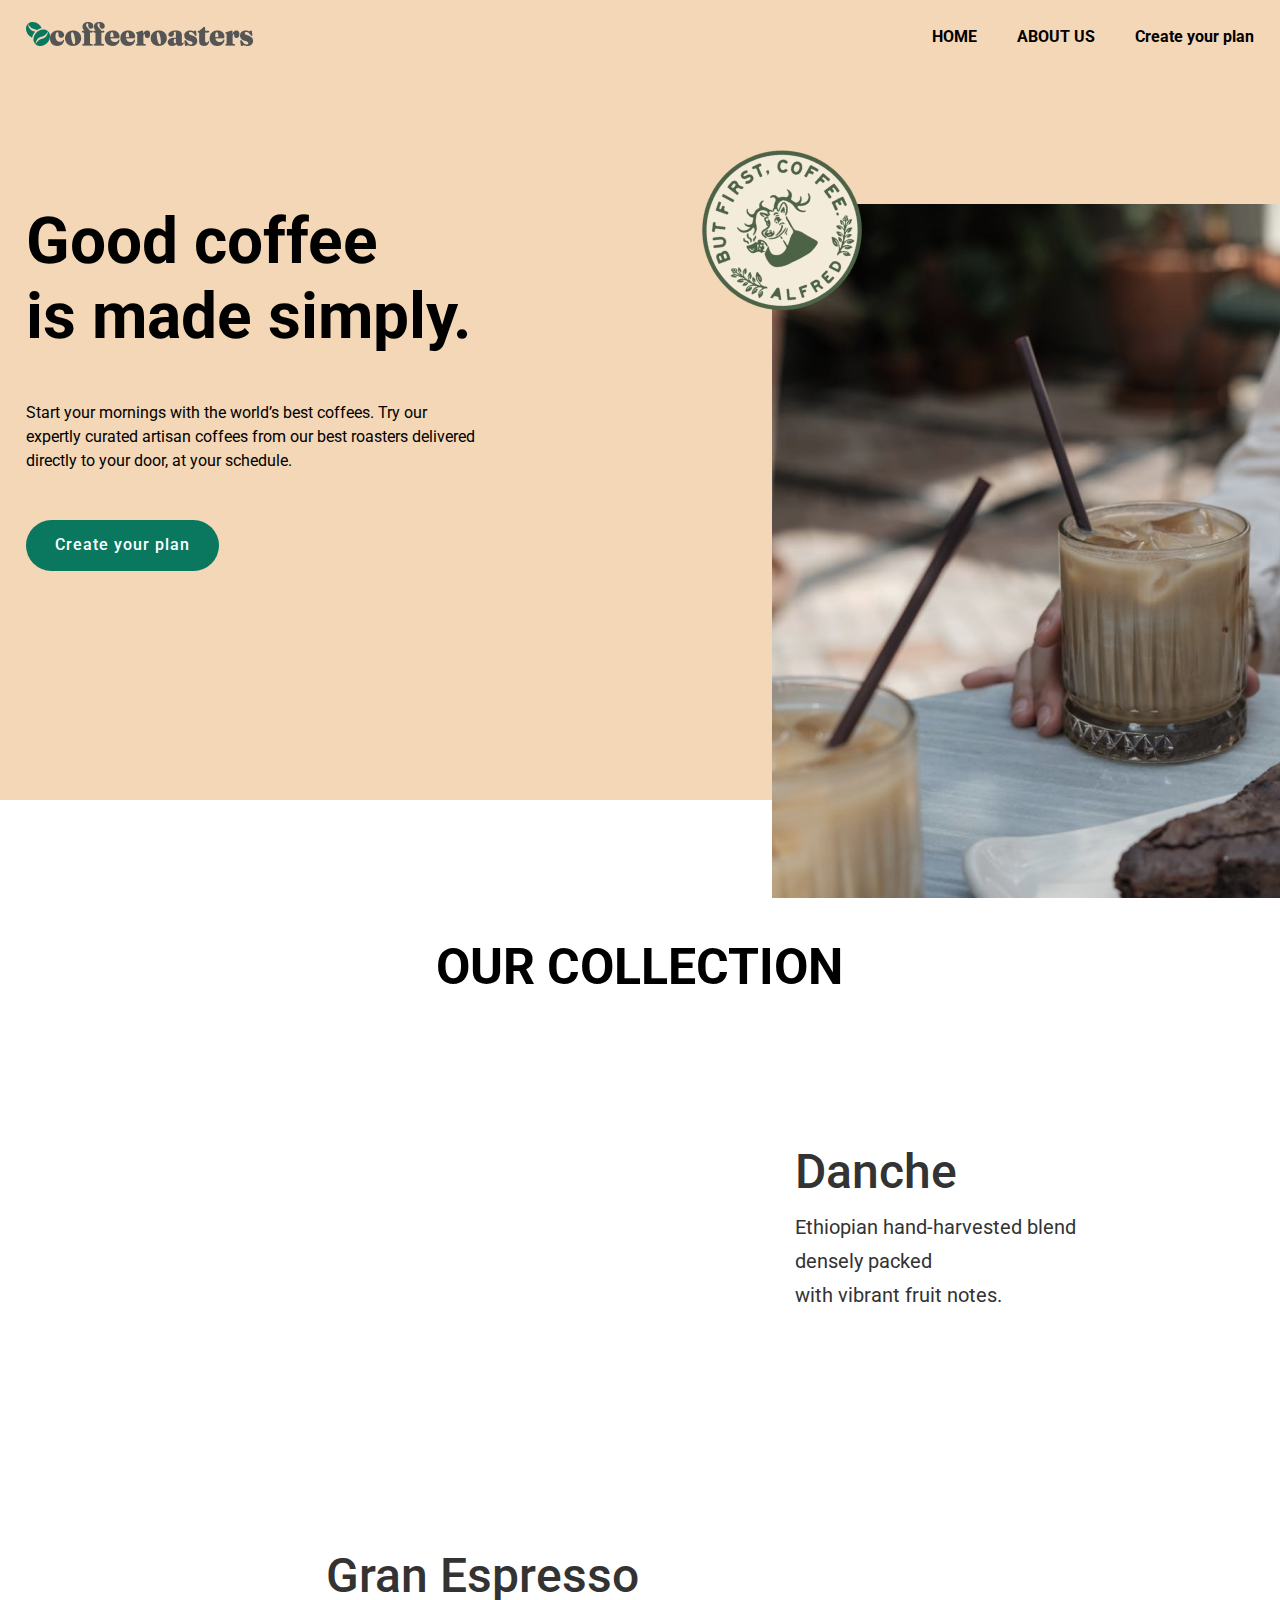
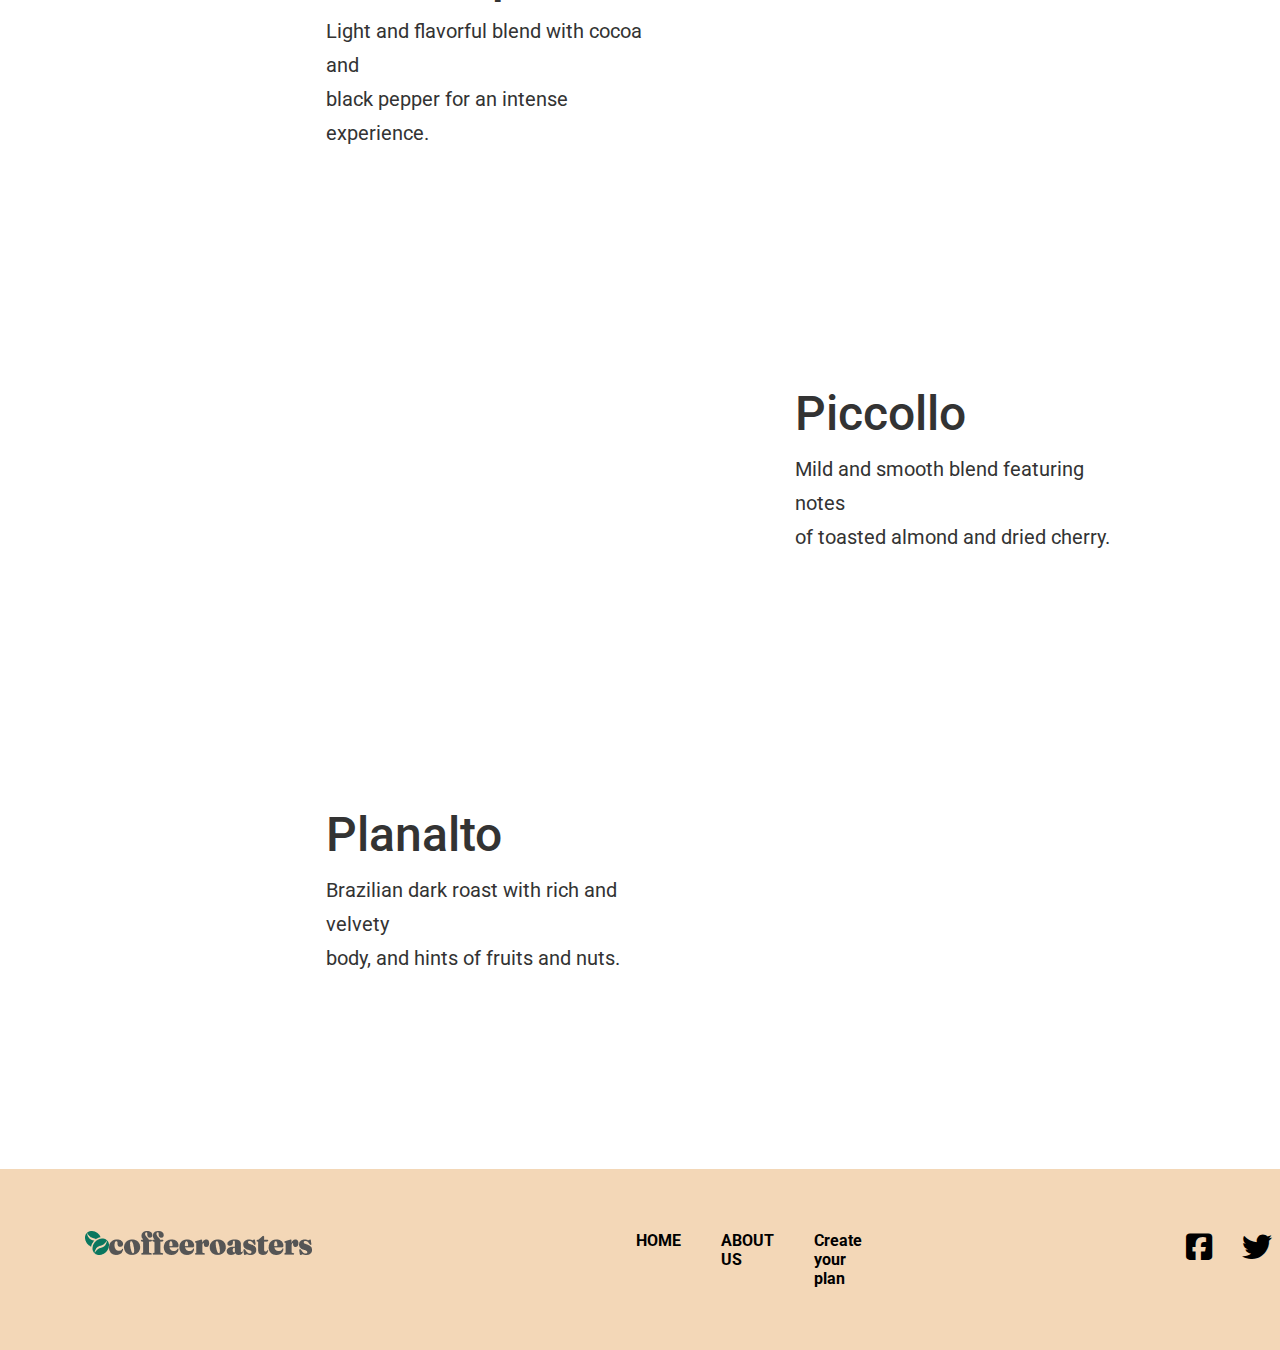
<file: index.html>
<!DOCTYPE html>
<html lang="en">

<head>
    <meta charset="UTF-8">
    <meta name="viewport" content="width=device-width, initial-scale=1.0">
    <title>9-dars</title>
    <link rel="stylesheet" href="style.css">
    <link rel="stylesheet" href="https://cdnjs.cloudflare.com/ajax/libs/font-awesome/6.5.2/css/all.min.css">
    <link href="https://unpkg.com/aos@2.3.1/dist/aos.css" rel="stylesheet">
</head>

<body>
    <div class="bg-color">
        <div class="container">
            <nav>
                <div class="nav-row">
                    <div class="nav-left">
                        <div class="logo">
                            <img src="img/logo.png" alt="logo">
                        </div>
                    </div>
                    <div class="nav-right">
                        <ul>
                            <li>
                                <a href="#">HOME</a>
                            </li>
                            <li>
                                <a href="ikkinchi.html">ABOUT US</a>
                            </li>
                            <li>
                                <a href="#">Create your plan</a>
                            </li>
                        </ul>
                    </div>
                </div>
            </nav>

            <header>
                <div class="header-row">
                    <div class="header-left">
                        <h1 class="header-title">
                            Good coffee<br>
                            is made simply.
                        </h1>
                        <p class="header-p">
                            Start your mornings with the world’s best coffees. Try our<br>expertly curated artisan
                            coffees
                            from
                            our best roasters delivered<br>directly to your door, at your schedule.
                        </p>
                        <button class="header-btn">Create your plan</button>
                    </div>
                    <div class="header-img">
                        <img class="image40" src="img/coffelogo.png" alt="coffelogo">
                        <img class="header-image" src="img/headerimg.png" alt="header-image">
                    </div>
                </div>
            </header>
        </div>
    </div>
    <div class="container">
        <main>
            <h1>
                our collection
            </h1>
            <div class="first-card">
                <div class="card-left">
                    <div data-aos="fade-right" class="images">
                        <img src="img/danche.png" alt="f=danche">
                    </div>
                </div>
                <div class="card-right">
                    <h2>
                        Danche
                    </h2>
                    <p>
                        Ethiopian hand-harvested blend densely packed<br>with vibrant fruit notes.
                    </p>
                </div>
            </div>
            <div class="second-card">
                <div class="card-left">
                    <h2>
                        Gran Espresso
                    </h2>
                    <p>
                        Light and flavorful blend with cocoa and<br>black pepper for an intense experience.
                    </p>
                </div>
                <div class="card-right">
                    <div data-aos="fade-left" class="images">
                        <img src="img/granespresso.png" alt="granespresso">
                    </div>
                </div>
            </div>
            <div class="first-card">
                <div class="card-left">
                    <div data-aos="fade-right" class="images">
                        <img src="img/piccollo.png" alt="piccollo">
                    </div>
                </div>
                <div class="card-right">
                    <h2>
                        Piccollo
                    </h2>
                    <p>
                        Mild and smooth blend featuring notes<br>of toasted almond and dried cherry.

                    </p>
                </div>
            </div>
            <div class="second-card">
                <div class="card-left">
                    <h2>
                        Planalto
                    </h2>
                    <p>
                        Brazilian dark roast with rich and velvety<br>body, and hints of fruits and nuts.
                    </p>
                </div>
                <div class="card-right">
                    <div data-aos="fade-left" class="images">
                        <img width="465px" src="img/planalto.png" alt="planalto">
                    </div>
                </div>
            </div>
        </main>
    </div>
    <footer>
        <div class="container">
            <div class="footer-row">
                <nav>
                    <div class="footer-row">
                        <div class="nav-left">
                            <div class="logo">
                                <img src="img/logo.png" alt="logo">
                            </div>
                        </div>
                        <div class="footer-center">
                            <ul>
                                <li>
                                    <a href="#">HOME</a>
                                </li>
                                <li>
                                    <a href="#">ABOUT US</a>
                                </li>
                                <li>
                                    <a href="#">Create your plan</a>
                                </li>
                            </ul>
                        </div>
                        <div class="footer-right">
                            <div class="icons1">
                                <i class="fa-brands fa-square-facebook"></i>
                            </div>
                            <div class="icons2">
                                <i class="fa-brands fa-twitter"></i>
                            </div>
                            <div class="icons3">
                                <i class="fa-brands fa-instagram"></i>
                            </div>
                        </div>
                    </div>
                </nav>
            </div>
        </div>
    </footer>

    <script src="https://unpkg.com/aos@2.3.1/dist/aos.js"></script>
    <script>
        AOS.init();
    </script>
</body>

</html>
</file>
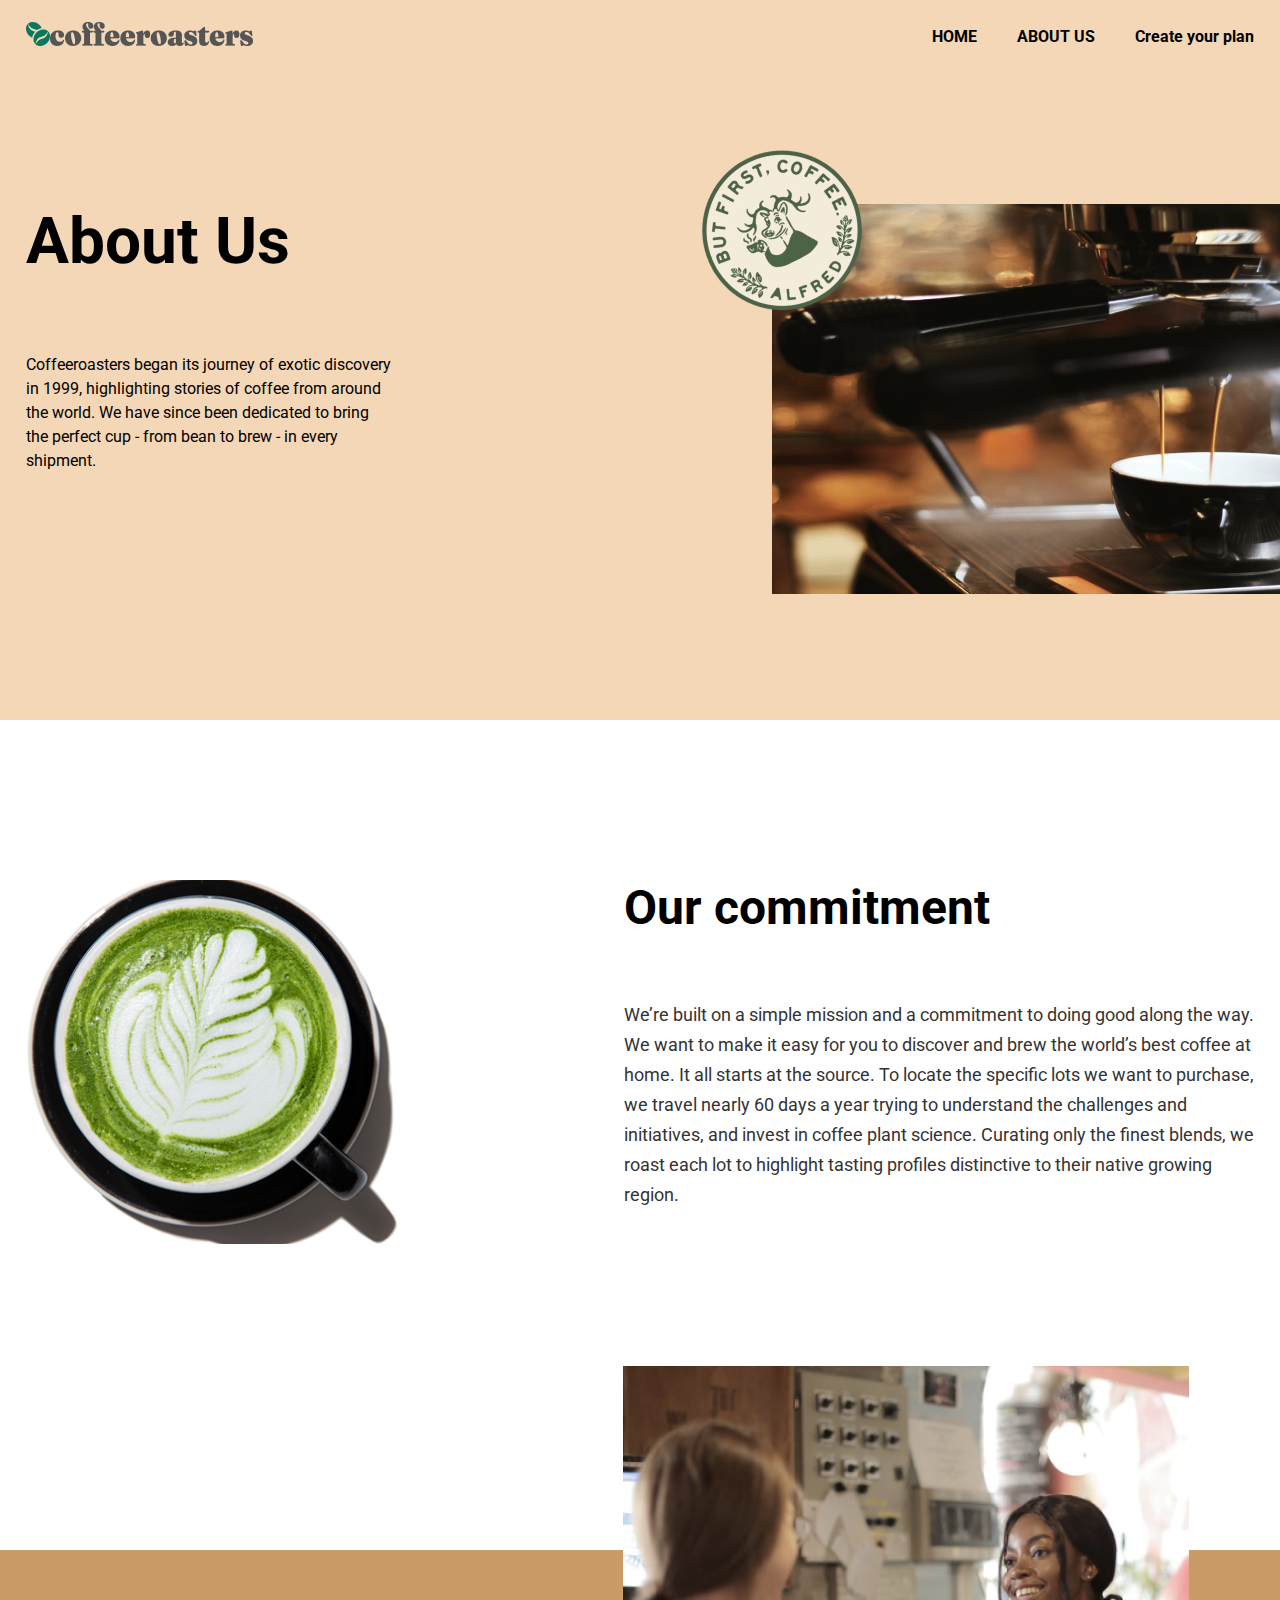
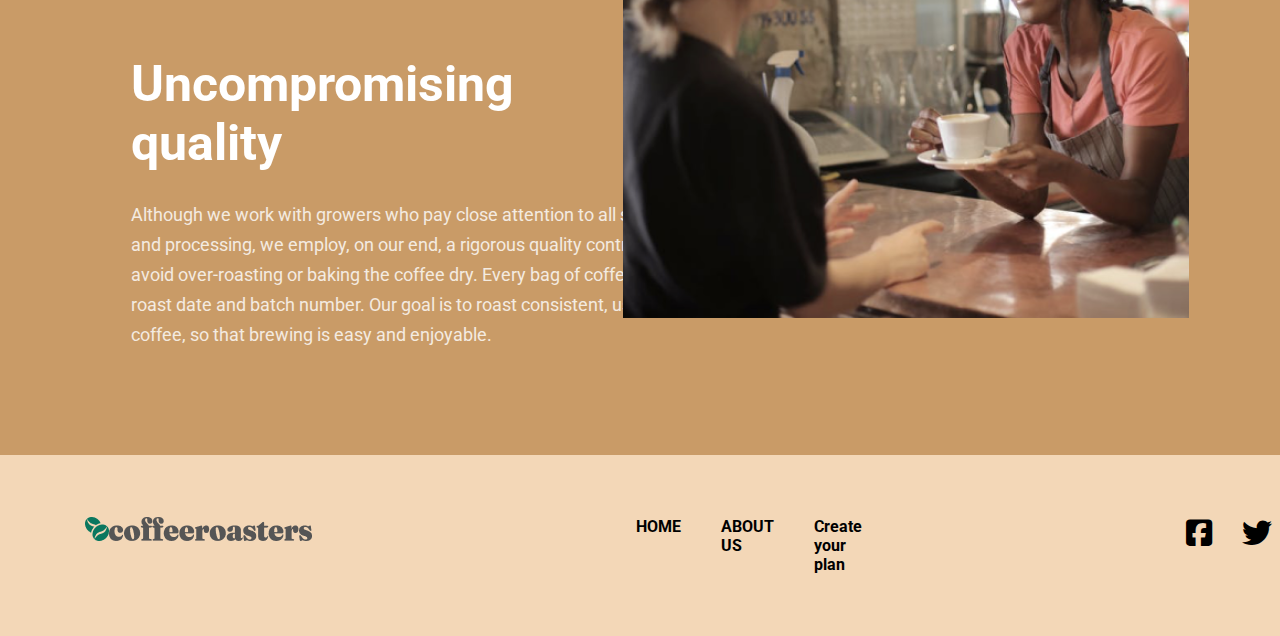
<file: ikkinchi.html>
<!DOCTYPE html>
<html lang="en">

<head>
    <meta charset="UTF-8">
    <meta name="viewport" content="width=device-width, initial-scale=1.0">
    <title>9-dars ikkinchi sahifa</title>
    <link rel="stylesheet" href="ikkinchi.css">
    <link rel="stylesheet" href="https://cdnjs.cloudflare.com/ajax/libs/font-awesome/6.5.2/css/all.min.css">
    <link href="https://unpkg.com/aos@2.3.1/dist/aos.css" rel="stylesheet">
</head>

<body>
    <div class="bg-color">
        <div class="container">
            <nav>
                <div class="nav-row">
                    <div class="nav-left">
                        <div class="logo">
                            <img src="img/logo.png" alt="logo">
                        </div>
                    </div>
                    <div class="nav-right">
                        <ul>
                            <li>
                                <a href="index.html">HOME</a>
                            </li>
                            <li>
                                <a href="#">ABOUT US</a>
                            </li>
                            <li>
                                <a href="#">Create your plan</a>
                            </li>
                        </ul>
                    </div>
                </div>
            </nav>

            <header>
                <div class="header-row">
                    <div class="header-left">
                        <h1 class="header-title">
                            About Us
                        </h1>
                        <p class="header-p">
                            Coffeeroasters began its journey of exotic discovery<br>in 1999, highlighting stories of
                            coffee from around<br>the world. We have since been dedicated to bring<br>the perfect cup -
                            from bean to brew - in every<br>shipment.
                        </p>
                    </div>
                    <div class="header-img">
                        <img class="image40" src="img/coffelogo.png" alt="coffelogo">
                        <img class="header-image" src="img/header2.png" alt="header-image">
                    </div>
                </div>
            </header>
        </div>
    </div>
    <div class="container">
        <main>
            <div class="main-row">
                <div class="main-left">
                    <div class="main-img">
                        <img src="img/coffe.png" alt="coffe">
                    </div>
                </div>
                <div class="main-right">
                    <h2>
                        Our commitment
                    </h2>
                    <p>
                        We’re built on a simple mission and a commitment to doing good along the way.<br>We want to make
                        it easy for you to discover and brew the world’s best coffee at<br>home. It all starts at the
                        source. To locate the specific lots we want to purchase,<br>we travel nearly 60 days a year
                        trying to understand the challenges and<br> initiatives, and invest in coffee plant science.
                        Curating only the finest blends, we<br>roast each lot to highlight tasting profiles distinctive
                        to their native growing<br>region.
                    </p>
                </div>
            </div>
        </main>
    </div>
    <div class="bg-color2">
        <div class="container">
            <section class="one">
                <div class="section-left">
                    <h2>
                        Uncompromising<br>quality
                    </h2>
                    <p>
                        Although we work with growers who pay close attention to all stages of harvest<br>and processing, we
                        employ, on our end, a rigorous quality control program to<br>avoid over-roasting or baking the
                        coffee dry. Every bag of coffee is tagged with a<br>roast date and batch number. Our goal is to
                        roast consistent, user-friendly<br>coffee, so that brewing is easy and enjoyable.
                    </p>
                </div>
                <div class="section-right">
                    <div class="section-img">
                        <img src="img/section.png" alt="section">
                    </div>
                </div>
            </section>
        </div>
    </div>
    <footer>
        <div class="container">
            <div class="footer-row">
                <nav>
                    <div class="footer-row">
                        <div class="nav-left">
                            <div class="logo">
                                <img src="img/logo.png" alt="logo">
                            </div>
                        </div>
                        <div class="footer-center">
                            <ul>
                                <li>
                                    <a href="#">HOME</a>
                                </li>
                                <li>
                                    <a href="#">ABOUT US</a>
                                </li>
                                <li>
                                    <a href="#">Create your plan</a>
                                </li>
                            </ul>
                        </div>
                        <div class="footer-right">
                            <div class="icons1">
                                <i class="fa-brands fa-square-facebook"></i>
                            </div>
                            <div class="icons2">
                                <i class="fa-brands fa-twitter"></i>
                            </div>
                            <div class="icons3">
                                <i class="fa-brands fa-instagram"></i>
                            </div>
                        </div>
                    </div>
                </nav>
            </div>
        </div>
    </footer>
</body>

</html>
</file>
<file: style.css>
@import url('https://fonts.googleapis.com/css2?family=Roboto:ital,wght@0,100;0,300;0,400;0,500;0,700;0,900;1,100;1,300;1,400;1,500;1,700;1,900&display=swap');

* {
    margin: 0;
    padding: 0;
    box-sizing: border-box;
}

.container {
    width: 96%;
    margin: 0 auto;
}

.bg-color {
    background: #F3D7B7;
    height: 800px;
}

.nav-row {
    display: flex;
    align-items: center;
    justify-content: space-between;
    padding-top: 22px;
}

.nav-right ul {
    display: flex;
    gap: 40px;
    list-style-type: none;
}

.nav-right ul a {
    text-decoration: none;
    font-weight: 700;
    font-family: Roboto;
    color: #000;
}

.header-row {
    display: flex;
    align-items: start;
    margin-top: 24px;
    justify-content: space-between;
    position: relative;
}

.header-image {
    position: absolute;
    top: 130px;
    left: 746px;
    z-index: 10;
}

.image40 {
    z-index: 20;
    position: absolute;
    left: 650px;
    top: 50px;
}

.header-left {
    position: relative;
    top: 130px;
}

.header-title {
    font-family: Roboto;
    font-size: 64px;
    font-weight: 700;
    line-height: 75px;
}

.header-p {
    font-family: Roboto;
    font-size: 16px;
    font-weight: 400;
    line-height: 24px;
    margin-top: 47px;
}

.header-btn {
    width: 193px;
    height: 51px;
    padding: 16px 24px 16px 24px;
    border-radius: 100px;
    background: #0A775F;
    color: #fff;
    font-family: Roboto;
    font-size: 16px;
    font-weight: 500;
    line-height: 18.75px;
    letter-spacing: 1px;
    text-align: center;
    border: none;
    margin-top: 47px;
}

main h1 {
    text-transform: uppercase;
    font-family: Roboto;
    font-size: 50px;
    font-weight: 700;
    line-height: 58.59px;
    text-align: center;
    margin-top: 138px;
}

.first-card {
    width: 80%;
    padding-top: 42px;
    gap: 181px;
    margin: 0 auto;
    display: flex;
    align-items: center;
}

.first-card h2,
.second-card h2 {
    font-family: Roboto;
    font-size: 48px;
    font-weight: 500;
    line-height: 56.25px;
    color: #333333;
}

.first-card p,
.second-card p {
    margin-top: 10px;
    font-family: Roboto;
    font-size: 20px;
    font-weight: 400;
    line-height: 34px;
    color: #333333;
}

.second-card {
    width: 80%;
    padding-top: 42px;
    gap: 181px;
    margin-left: 300px;
    display: flex;
    align-items: center;
}

footer {
    margin-top: 89px;
    background: #F3D7B7;
    padding: 62px;
}

.footer-row {
    display: flex;
    gap: 324px;
}

.footer-center ul {
    display: flex;
    gap: 40px;
    list-style-type: none;
}

.footer-center ul a {
    text-decoration: none;
    font-weight: 700;
    font-family: Roboto;
    color: #000;
}

.footer-right {
    font-size: 30px;
    gap: 30px;
    display: flex;
}

main img:hover {
    transform: scale(1.2);
    transition: .7s;
}

ul li a:hover {
    color: #ad844f;
}
</file>
<file: ikkinchi.css>
@import url('https://fonts.googleapis.com/css2?family=Roboto:ital,wght@0,100;0,300;0,400;0,500;0,700;0,900;1,100;1,300;1,400;1,500;1,700;1,900&display=swap');

* {
    margin: 0;
    padding: 0;
    box-sizing: border-box;
}

.container {
    width: 96%;
    margin: 0 auto;
}

.bg-color {
    background: #F3D7B7;
    height: 720px;
}

.nav-row {
    display: flex;
    align-items: center;
    justify-content: space-between;
    padding-top: 22px;
}

.nav-right ul {
    display: flex;
    gap: 40px;
    list-style-type: none;
}

.nav-right ul a {
    text-decoration: none;
    font-weight: 700;
    font-family: Roboto;
    color: #000;
}

.header-row {
    display: flex;
    align-items: start;
    margin-top: 24px;
    justify-content: space-between;
    position: relative;
}

.header-image {
    position: absolute;
    top: 130px;
    left: 746px;
    z-index: 10;
}

.image40 {
    z-index: 20;
    position: absolute;
    left: 650px;
    top: 50px;
}

.header-left {
    position: relative;
    top: 130px;
}

.header-title {
    font-family: Roboto;
    font-size: 64px;
    font-weight: 700;
    line-height: 75px;
}

.header-p {
    font-family: Roboto;
    font-size: 16px;
    font-weight: 400;
    line-height: 24px;
    margin-top: 74px;
}

main {
    margin-top: 160px;
    height: 670px;
}

.main-row {
    display: flex;
    justify-content: space-between;
}

.main-right h2 {
    font-family: Roboto;
    font-size: 48px;
    font-weight: 700;
    line-height: 56.25px;
}

.main-right p {
    font-family: Roboto;
    font-size: 18px;
    font-weight: 400;
    line-height: 30px;
    color: #333333;
    margin-top: 64px;
}

.bg-color2 {
    background: #C99B67;
}

.one {
    display: flex;
    justify-content: space-between;
    padding: 105px;
}

.section-right {
    position: relative;
}

.section-img img {
    position: absolute;
    right: -40px;
    top: -289px;
}

.section-left h2 {
    color: #fff;
    font-family: Roboto;
    font-size: 50px;
    font-weight: 700;
    line-height: 58.59px;
}

.section-left p {
    font-family: Roboto;
    font-size: 18px;
    font-weight: 400;
    line-height: 30px;
    color: #fff;
    opacity: 80%;
    margin-top: 28px
    ;
}






footer {
    /* margin-top: 89px; */
    background: #F3D7B7;
    padding: 62px;
}

.footer-row {
    display: flex;
    gap: 324px;
}

.footer-center ul {
    display: flex;
    gap: 40px;
    list-style-type: none;
}

.footer-center ul a {
    text-decoration: none;
    font-weight: 700;
    font-family: Roboto;
    color: #000;
}

.footer-right {
    font-size: 30px;
    gap: 30px;
    display: flex;
}

main img:hover {
    transform: scale(1.2);
    transition: .7s;
}

ul li a:hover {
    color: #ad844f;
}
</file>
